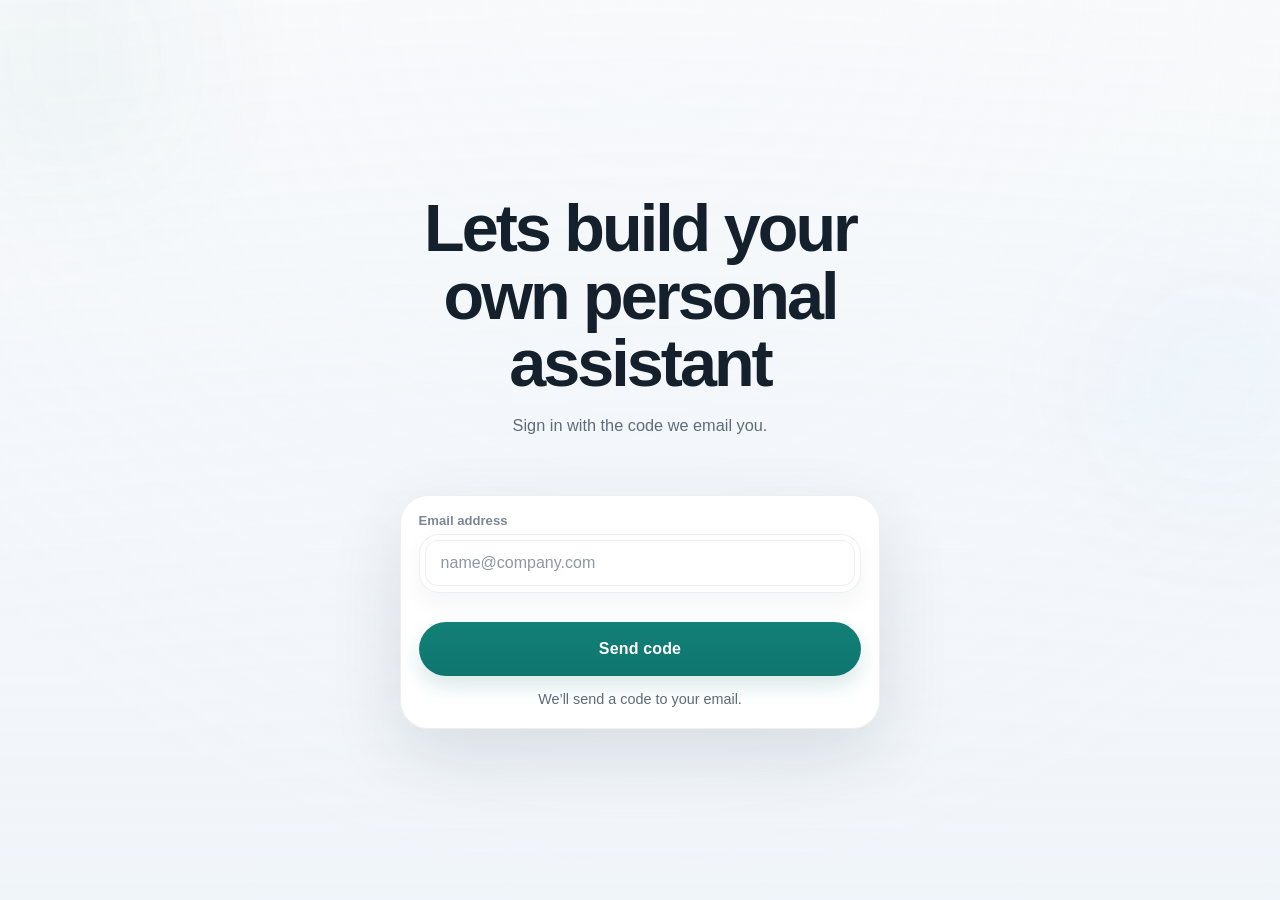
<file: index.html>
<!doctype html>
<html lang="en">
  <head>
    <meta charset="utf-8" />
    <meta name="viewport" content="width=device-width, initial-scale=1" />
    <meta http-equiv="refresh" content="0; url=./portal/" />
    <title>Assistyca Portal</title>
    <meta
      name="description"
      content="Open the Assistyca portal."
    />
    <style>
      :root {
        color-scheme: light;
        --bg: #f4f0e8;
        --bg2: #edf6f5;
        --ink: #1f2937;
        --muted: #5b6472;
        --card: rgba(255, 255, 255, 0.86);
        --line: rgba(30, 41, 59, 0.12);
        --accent: #0f766e;
        --accent-ink: #ffffff;
        --shadow: 0 28px 60px rgba(15, 23, 42, 0.12);
      }

      * {
        box-sizing: border-box;
      }

      html,
      body {
        min-height: 100%;
        margin: 0;
      }

      body {
        display: grid;
        place-items: center;
        padding: 24px;
        font-family: ui-sans-serif, system-ui, -apple-system, BlinkMacSystemFont, "Segoe UI",
          sans-serif;
        color: var(--ink);
        background:
          radial-gradient(circle at top left, rgba(15, 118, 110, 0.18), transparent 34%),
          radial-gradient(circle at bottom right, rgba(245, 158, 11, 0.14), transparent 28%),
          linear-gradient(145deg, var(--bg), var(--bg2));
      }

      .card {
        width: min(100%, 42rem);
        border: 1px solid var(--line);
        border-radius: 28px;
        background: var(--card);
        box-shadow: var(--shadow);
        backdrop-filter: blur(14px);
        padding: clamp(1.5rem, 4vw, 2.5rem);
      }

      .eyebrow {
        margin: 0 0 0.75rem;
        text-transform: uppercase;
        letter-spacing: 0.18em;
        font-size: 0.75rem;
        color: var(--accent);
        font-weight: 800;
      }

      h1 {
        margin: 0;
        font-size: clamp(2rem, 5vw, 3.5rem);
        line-height: 0.98;
        letter-spacing: -0.05em;
      }

      p {
        margin: 1rem 0 0;
        font-size: 1rem;
        line-height: 1.65;
        color: var(--muted);
        max-width: 34rem;
      }

      .actions {
        display: flex;
        flex-wrap: wrap;
        gap: 0.75rem;
        margin-top: 1.6rem;
      }

      .button {
        display: inline-flex;
        align-items: center;
        justify-content: center;
        min-height: 3rem;
        padding: 0.85rem 1.15rem;
        border-radius: 999px;
        border: 1px solid transparent;
        text-decoration: none;
        font-weight: 700;
        font-size: 0.96rem;
        transition:
          transform 160ms ease,
          box-shadow 160ms ease,
          background 160ms ease,
          border-color 160ms ease;
      }

      .button.primary {
        color: var(--accent-ink);
        background: var(--accent);
        box-shadow: 0 18px 34px rgba(15, 118, 110, 0.22);
      }

      .button.secondary {
        color: var(--ink);
        border-color: var(--line);
        background: rgba(255, 255, 255, 0.75);
      }

      .button:hover,
      .button:focus-visible {
        transform: translateY(-1px);
      }

      .meta {
        margin-top: 1.2rem;
        font-size: 0.9rem;
        color: var(--muted);
      }
    </style>
    <script>
      window.location.replace("./portal/");
    </script>
  </head>
  <body>
    <main class="card">
      <p class="eyebrow">Assistyca</p>
      <h1>Opening the Assistyca portal.</h1>
      <p>
        This GitHub Pages entry point sends you to the Assistyca portal where the client
        guidance editor and preview tools live.
      </p>
      <div class="actions">
        <a class="button primary" href="./portal/">Open Assistyca</a>
        <a class="button secondary" href="./portal/" rel="noopener">Go directly</a>
      </div>
      <p class="meta">
        If the redirect does not happen automatically, use the button above.
      </p>
    </main>
  </body>
</html>
</file>
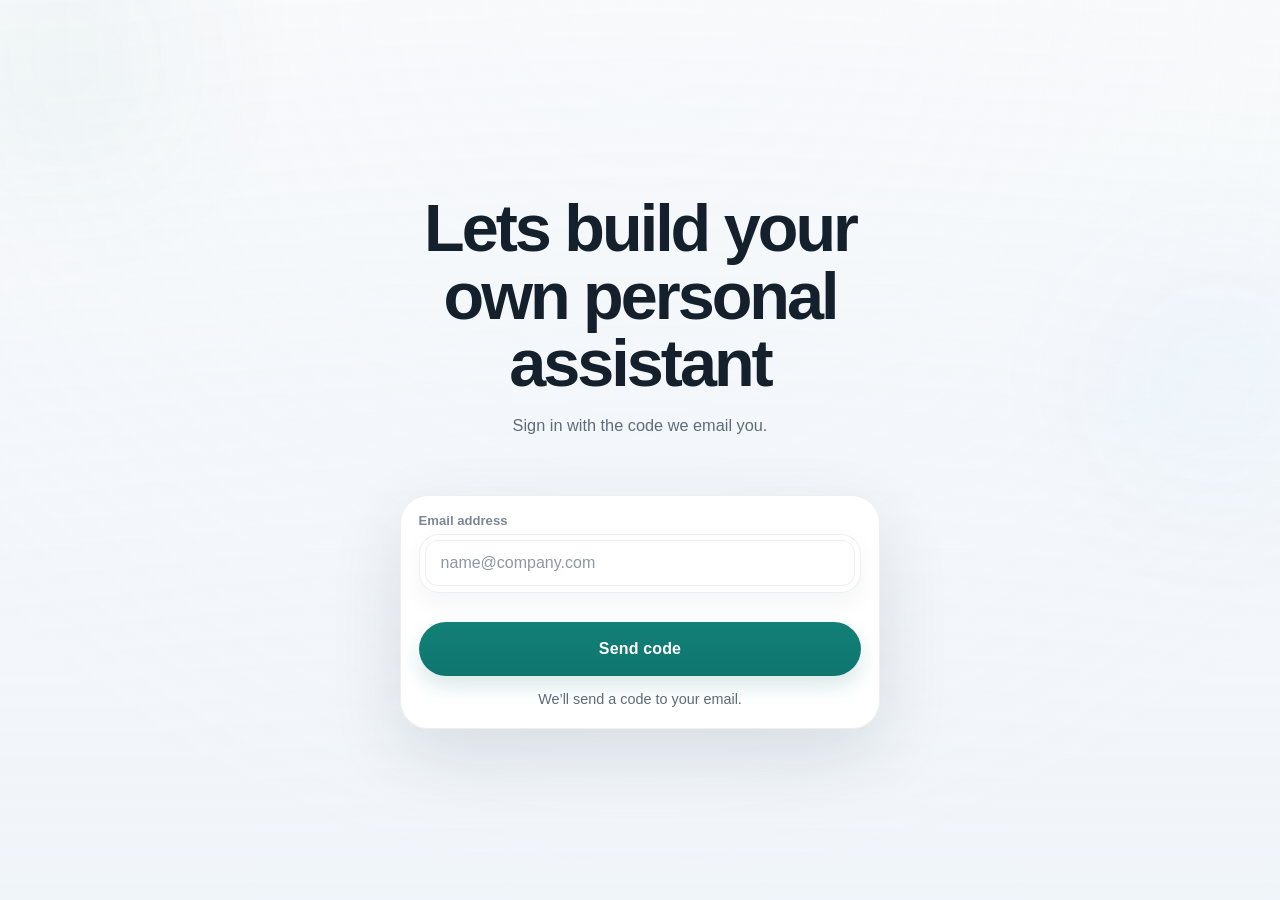
<file: portal/index.html>
<!doctype html>
<html lang="en">
  <head>
    <meta charset="utf-8" />
    <meta name="viewport" content="width=device-width, initial-scale=1" />
    <title>Assistyca</title>
    <meta
      name="description"
      content="Enter your email to receive a one-time code and continue into Assistyca."
    />
    <meta name="portal-api-base" content="" />
    <link rel="stylesheet" href="./styles.css?v=32" />
  </head>
  <body data-view="auth">
    <div class="orb orb-left" aria-hidden="true"></div>
    <div class="orb orb-right" aria-hidden="true"></div>
    <div class="mesh" aria-hidden="true"></div>

    <main id="authView" class="auth-shell">
      <section class="auth-story">
        <div class="auth-story-head">
          <h1>Lets build your own personal assistant</h1>
          <p class="lede">Sign in with the code we email you.</p>
        </div>
      </section>

      <section id="authCard" class="auth-card glass-card" data-auth-stage="email">
        <div class="auth-swap">
          <label class="field auth-stage-panel auth-email-panel" id="emailPanel">
            <span>Email address</span>
            <div class="auth-input-surface">
              <input
                id="emailInput"
                type="email"
                autocomplete="email"
                placeholder="name@company.com"
              />
            </div>
          </label>

          <div
            id="otpPanel"
            class="auth-stage-panel auth-code-panel"
            aria-hidden="true"
          >
            <label class="field">
              <span>One-time code</span>
              <div class="otp-grid" role="group" aria-label="One-time code">
                <input
                  id="otpDigit1"
                  class="otp-digit"
                  type="text"
                  inputmode="numeric"
                  autocomplete="one-time-code"
                  aria-label="Code digit 1"
                />
                <input
                  id="otpDigit2"
                  class="otp-digit"
                  type="text"
                  inputmode="numeric"
                  aria-label="Code digit 2"
                />
                <input
                  id="otpDigit3"
                  class="otp-digit"
                  type="text"
                  inputmode="numeric"
                  aria-label="Code digit 3"
                />
                <input
                  id="otpDigit4"
                  class="otp-digit"
                  type="text"
                  inputmode="numeric"
                  aria-label="Code digit 4"
                />
                <input
                  id="otpDigit5"
                  class="otp-digit"
                  type="text"
                  inputmode="numeric"
                  aria-label="Code digit 5"
                />
                <input
                  id="otpDigit6"
                  class="otp-digit"
                  type="text"
                  inputmode="numeric"
                  aria-label="Code digit 6"
                />
              </div>
            </label>
          </div>
        </div>

        <button class="primary-button auth-submit-button" id="sendCodeButton" type="button">
          <span class="button-label button-label-login" aria-hidden="true">Send code</span>
          <span class="button-label button-label-verify" aria-hidden="true">Verify code</span>
        </button>

        <p id="authMessage" class="auth-message">We’ll send a code to your email.</p>

        <div class="auth-actions">
          <button id="changeEmailButton" class="text-button" type="button">
            Use a different email
          </button>
        </div>

        <p id="demoCodeText" class="demo-note is-hidden"></p>
      </section>

      <section
        id="authAlertOverlay"
        class="auth-alert-overlay is-hidden"
        role="alertdialog"
        aria-modal="true"
        aria-labelledby="authAlertTitle"
        aria-describedby="authAlertMessage"
      >
        <div class="auth-alert-dialog glass-card">
          <div class="auth-alert-head">
            <div class="auth-alert-icon" aria-hidden="true">!</div>
            <div class="auth-alert-copy">
              <p class="eyebrow">Sign-in error</p>
              <h2 id="authAlertTitle">Couldn’t send the code</h2>
              <p id="authAlertMessage" class="lede compact">
                We ran into a problem while sending your one-time code.
              </p>
            </div>
          </div>

          <div class="auth-alert-actions">
            <button id="authAlertDismissButton" class="primary-button small" type="button">
              OK
            </button>
          </div>
        </div>
      </section>
    </main>

    <section id="appView" class="app-shell is-hidden">
      <header id="appBar" class="app-bar">
        <div class="brand-block">
          <img
            class="brand-logo"
            src="../assets/AssistycaLogoTitle.png"
            alt="Assistyca"
            width="4692"
            height="1381"
          />
        </div>

        <nav class="tab-strip" aria-label="Assistyca tabs">
          <button class="tab-button is-active" data-tab="features" type="button">Tools</button>
          <button class="tab-button" data-tab="preview" type="button">Preview</button>
          <button class="tab-button" data-tab="simulator" type="button">Simulator</button>
        </nav>

        <div class="topbar-actions">
          <div class="menu-wrap">
            <button
              id="accountMenuButton"
              class="menu-button"
              type="button"
              aria-label="Account menu"
              aria-haspopup="menu"
              aria-expanded="false"
              aria-controls="accountMenu"
            >
              <span id="accountAvatar" class="avatar">DH</span>
              <span class="menu-copy">
                <span class="menu-label">Account</span>
                <strong id="accountLabel">Signed out</strong>
              </span>
              <span class="menu-caret" aria-hidden="true">▾</span>
            </button>

            <div id="accountMenu" class="menu-popover is-hidden" role="menu">
              <button class="menu-item" type="button" data-menu-action="account">Account</button>
              <button class="menu-item" type="button" data-menu-action="settings">Settings</button>
              <div class="menu-divider" aria-hidden="true"></div>
              <button class="menu-item danger" type="button" data-menu-action="logout">
                Log out
              </button>
            </div>
          </div>
        </div>
      </header>

      <section id="featuresPanel" class="tab-panel">
        <div class="panel-intro">
          <div>
            <h1>Tools</h1>
          </div>
        </div>

        <div id="featureList" class="feature-list-grid"></div>
      </section>

      <section id="featureStudioPanel" class="tab-panel feature-page is-hidden">
        <header class="feature-page-header">
          <button id="backToFeaturesButton" class="feature-back-button" type="button">
            <span aria-hidden="true">&lt;</span>
            <span>Back to tools</span>
          </button>
          <p class="eyebrow feature-page-header-label">Tool studio</p>
          <span id="featureStudioStatus" class="feature-status">Active</span>
        </header>

        <div class="feature-page-intro">
          <h1 id="featureStudioTitle">Tool name</h1>
          <p id="featureStudioDescription" class="feature-page-description">
            Tool details appear here.
          </p>

          <div class="feature-meta feature-page-meta">
            <span id="featureStudioChannel">Channel: Web</span>
            <span id="featureStudioMode">Mode: Default</span>
          </div>
        </div>

        <div class="studio-fields">
          <article class="glass-card config-card">
            <div class="card-head">
              <h3>Tone</h3>
            </div>

            <label class="field">
              <span>How it should sound</span>
              <textarea
                id="toneGuidance"
                rows="4"
                placeholder="Warm, direct, and practical. Keep replies human, short, and grounded."
              ></textarea>
            </label>

            <label class="field compact">
              <span>Reply style</span>
              <select id="responseStyle">
                <option value="short">Short</option>
                <option value="balanced">Balanced</option>
                <option value="detailed">Detailed</option>
              </select>
            </label>
          </article>

          <article class="glass-card config-card">
            <div class="card-head">
              <h3>Reply rules</h3>
            </div>

            <label class="field">
              <span>What it should do</span>
              <textarea
                id="replyRules"
                rows="4"
                placeholder="Acknowledge the request first. Ask one clarifying question only when needed. Never guess prices or availability."
              ></textarea>
            </label>

            <label class="field">
              <span>Escalation rules</span>
              <textarea
                id="escalationGuidance"
                rows="3"
                placeholder="Hand off when the customer is upset, the answer needs a human decision, or the request is urgent."
              ></textarea>
            </label>
          </article>

          <article class="glass-card config-card">
            <div class="card-head">
              <h3>Business context</h3>
            </div>

            <label class="field">
              <span>What it should know</span>
              <textarea
                id="businessNotes"
                rows="3"
                placeholder="Service area, hours, pricing hints, and any details the agent should know before replying."
              ></textarea>
            </label>

            <label class="field">
              <span>Example replies</span>
              <textarea
                id="exampleReplies"
                rows="4"
                placeholder="Good: 'Yes, I can help. What is the address?'
Bad: 'Sure, anything is possible.'"
              ></textarea>
            </label>
          </article>

        </div>
      </section>

      <section id="previewPanel" class="tab-panel is-hidden">
        <div class="panel-intro">
          <div>
            <p class="eyebrow">Preview</p>
            <h1>See the draft before it goes live.</h1>
            <p class="lede compact">
              Clients can test a scenario, review the generated instruction, and copy
              the compiled prompt if needed.
            </p>
          </div>
        </div>

        <div class="card-grid preview-grid">
          <article class="glass-card preview-card">
            <div class="card-head">
              <h3>Choose a conversation</h3>
            </div>

            <label class="field compact">
              <span>Test scenario</span>
              <select id="scenarioSelect">
                <option value="approval">WhatsApp reply assistant example</option>
                <option value="availability">New lead asking about availability</option>
                <option value="pricing">Customer asking about price</option>
                <option value="reschedule">Existing client wants to reschedule</option>
                <option value="urgent">Urgent request that should escalate</option>
              </select>
            </label>

            <div class="phone-shell">
              <div class="phone-status">
                <span id="approvalSender" class="phone-name">Jim Hopper</span>
                <span class="phone-badge">WhatsApp style</span>
              </div>

              <div class="approval-thread">
                <div class="approval-field">
                  <span class="approval-label">Latest message</span>
                  <div class="bubble incoming" id="scenarioMessage"></div>
                </div>
                <div class="approval-field">
                  <span class="approval-label">Suggested reply</span>
                  <div class="bubble outgoing" id="responseMessage"></div>
                </div>
              </div>

              <div class="approval-actions">
                <button class="primary-button small" type="button">Send</button>
                <button class="ghost-button small" type="button">Edit</button>
              </div>

              <p class="approval-note">Edit stays manual in this preview.</p>
            </div>
          </article>

          <article class="glass-card preview-card">
            <div class="card-head">
              <h3>The instruction sent to the agent</h3>
            </div>

            <div class="preview-actions">
              <button class="ghost-button" id="copyButton" type="button">Copy text</button>
            </div>

            <details class="prompt-details">
              <summary>Show compiled prompt</summary>
              <pre id="compiledPrompt"></pre>
            </details>
          </article>
        </div>
      </section>

      <section id="simulatorPanel" class="tab-panel is-hidden">
        <div class="panel-intro">
          <div>
            <p class="eyebrow">Simulator</p>
            <h1>Queue mock WhatsApp messages locally.</h1>
            <p class="lede compact">
              Build a pending approval without a server. The inbox, reply draft, and send
              action all stay inside your browser.
            </p>
          </div>
          <div class="panel-spotlight">
            <span class="status-pill">
              <span class="status-dot"></span>
              Browser-local only
            </span>
          </div>
        </div>

        <div class="card-grid simulator-grid">
          <article class="glass-card preview-card simulator-compose-card">
            <div class="card-head">
              <h3>Create a mock inbound message</h3>
              <span class="feature-status">Local demo</span>
            </div>

            <label class="field compact">
              <span>Example scenario</span>
              <select id="simulatorPresetSelect">
                <option value="approval">WhatsApp reply assistant example</option>
                <option value="availability">New lead asking about availability</option>
                <option value="pricing">Customer asking about price</option>
                <option value="reschedule">Existing client wants to reschedule</option>
                <option value="urgent">Urgent request that should escalate</option>
              </select>
            </label>

            <div class="simulator-form-grid">
              <label class="field">
                <span>Sender name</span>
                <input id="simulatorSenderNameInput" type="text" placeholder="Jim Hopper" />
              </label>

              <label class="field">
                <span>WhatsApp ID</span>
                <input id="simulatorSenderWaIdInput" type="text" placeholder="15551230000" />
              </label>

              <label class="field">
                <span>Latest message</span>
                <textarea
                  id="simulatorMessageInput"
                  rows="4"
                  placeholder="Hey, are you available today?"
                ></textarea>
              </label>

              <label class="field">
                <span>Conversation context</span>
                <textarea
                  id="simulatorContextInput"
                  rows="5"
                  placeholder="Customer asked about availability last week.
Owner said afternoons are easier."
                ></textarea>
              </label>

              <label class="field compact">
                <span>Edit URL</span>
                <input
                  id="simulatorApprovalUrlInput"
                  type="url"
                  placeholder="https://approval.example.com/review"
                />
              </label>
            </div>

            <div class="preview-actions">
              <button id="simulatorQueueButton" class="primary-button" type="button">
                Queue approval
              </button>
              <button id="simulatorLoadSampleButton" class="ghost-button" type="button">
                Load sample
              </button>
            </div>

            <p class="approval-note">
              Nothing is sent to WhatsApp. This creates a mock approval record in your browser.
            </p>
          </article>

          <article class="glass-card preview-card simulator-inbox-card">
            <div class="card-head">
              <h3>Approval inbox</h3>
              <span id="simulatorQueueCount" class="feature-status">0 pending</span>
            </div>

            <div id="simulatorQueueList" class="simulator-queue"></div>
          </article>

          <article class="glass-card preview-card simulator-detail-card">
            <div class="card-head">
              <h3 id="simulatorDetailTitle">Select a queued approval</h3>
              <span id="simulatorDetailStatus" class="feature-status">Empty</span>
            </div>

            <div class="phone-shell simulator-shell">
              <div class="phone-status">
                <span id="simulatorDetailSender" class="phone-name">No sender</span>
                <span class="phone-badge">Local approval</span>
              </div>

              <div class="approval-thread">
                <div class="approval-field">
                  <span class="approval-label">Latest message</span>
                  <div id="simulatorDetailMessage" class="bubble incoming">
                    Queue a message to see it here.
                  </div>
                </div>

                <div class="approval-field">
                  <span class="approval-label">Suggested reply</span>
                  <textarea
                    id="simulatorReplyInput"
                    class="simulator-reply"
                    rows="4"
                    placeholder="Suggested reply will appear here."
                  ></textarea>
                </div>
              </div>

              <div class="approval-actions">
                <button id="simulatorEditButton" class="ghost-button small" type="button">
                  Edit
                </button>
                <button id="simulatorSendButton" class="primary-button small" type="button">
                  Send
                </button>
              </div>

              <p id="simulatorApprovalNote" class="approval-note">
                Edit keeps the reply local in this simulator.
              </p>
            </div>

            <div class="simulator-context-block">
              <span class="approval-label">Conversation context</span>
              <div id="simulatorContextList" class="simulator-context-list"></div>
            </div>
          </article>
        </div>
      </section>

      <section
        id="settingsPanel"
        class="settings-overlay is-hidden"
        role="dialog"
        aria-modal="true"
        aria-labelledby="settingsTitle"
        aria-describedby="settingsDescription"
      >
        <div class="settings-dialog glass-card">
          <div class="settings-head">
            <div>
              <p class="eyebrow">Settings</p>
              <h1 id="settingsTitle">Account and preferences</h1>
              <p id="settingsDescription" class="lede compact">
                Update login details and account preferences.
              </p>
            </div>

            <button
              id="closeSettingsButton"
              class="settings-close"
              type="button"
              aria-label="Close settings"
            >
              ×
            </button>
          </div>

          <div class="settings-switcher glass-card" role="tablist" aria-label="Settings sections">
            <button class="subtab-button is-active" data-settings-mode="account" type="button">
              Account
            </button>
            <button class="subtab-button" data-settings-mode="preferences" type="button">
              Preferences
            </button>
          </div>

          <div id="accountSettingsPane" class="settings-pane-grid">
            <article class="glass-card settings-card">
              <div class="detail-stack">
                <div class="detail-row">
                  <span class="detail-key">Email</span>
                  <strong id="signedInEmail"></strong>
                </div>
                <div class="detail-row">
                  <span class="detail-key">Status</span>
                  <strong>OTP protected</strong>
                </div>
              </div>

              <div class="card-actions">
                <button class="ghost-button danger" id="signOutButton" type="button">
                  Log out
                </button>
              </div>
            </article>
          </div>

          <div id="preferencesSettingsPane" class="settings-pane-grid is-hidden">
            <article class="glass-card settings-card">
              <label class="field">
                <span>Display name</span>
                <input id="displayNameInput" type="text" placeholder="Handyman team" />
              </label>

              <label class="field">
                <span>Workspace name</span>
                <input id="workspaceNameInput" type="text" placeholder="Assistyca" />
              </label>

              <label class="field">
                <span>Time zone</span>
                <select id="timezoneSelect">
                  <option value="Asia/Jerusalem">Asia/Jerusalem</option>
                  <option value="America/New_York">America/New York</option>
                  <option value="America/Chicago">America/Chicago</option>
                  <option value="America/Denver">America/Denver</option>
                  <option value="America/Los_Angeles">America/Los Angeles</option>
                  <option value="UTC">UTC</option>
                </select>
              </label>
            </article>
          </div>
        </div>
      </section>
    </section>

    <script src="./app.js?v=35"></script>
  </body>
</html>
</file>
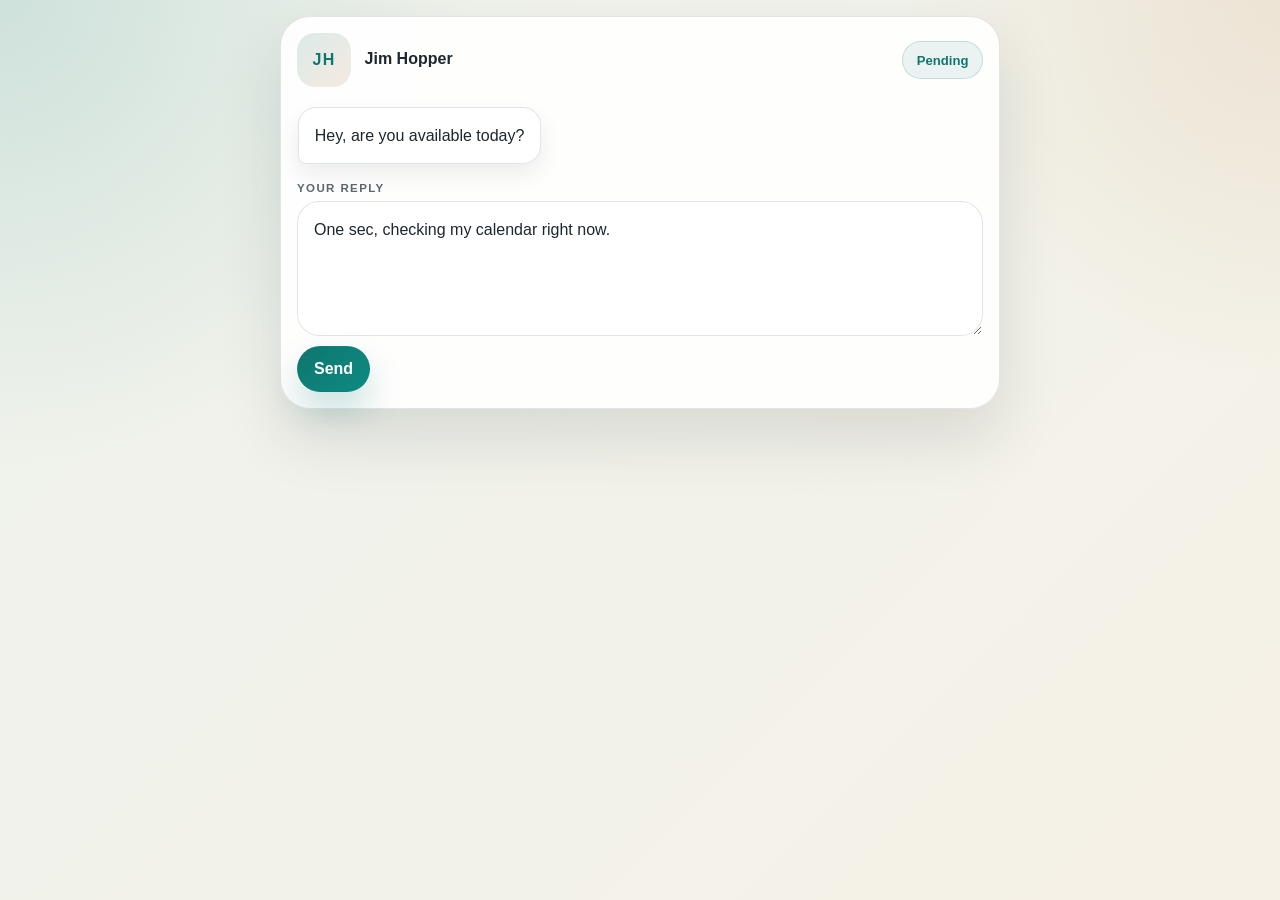
<file: approval.html>
<!doctype html>
<html lang="en">
  <head>
    <meta charset="utf-8" />
    <meta name="viewport" content="width=device-width, initial-scale=1" />
    <title>Approval chat</title>
    <meta
      name="description"
      content="A compact WhatsApp-style approval screen with conversation history, one incoming message, and a reply draft in the input field."
    />
    <link rel="stylesheet" href="./approval.css" />
    <script src="./approval.js" defer></script>
  </head>
  <body>
    <main class="shell">
      <section class="chat card" aria-label="WhatsApp approval chat">
        <header class="chat-head">
          <div class="contact">
            <div id="senderAvatar" class="avatar" aria-hidden="true">JH</div>
            <div>
              <p id="senderName" class="contact-name">Jim Hopper</p>
              <p id="contactMeta" class="contact-meta">WhatsApp approval draft</p>
            </div>
          </div>

          <span id="statusPill" class="pill pending">Pending</span>
        </header>

        <div id="messageThread" class="thread" aria-live="polite" aria-relevant="additions text" role="log"></div>

        <div class="composer">
          <label class="field" for="replyInput">
            <span class="field-label">Your reply</span>
            <textarea id="replyInput" rows="4"></textarea>
          </label>

          <div class="button-row">
            <button id="sendButton" class="button primary" type="button">Send</button>
            <button id="editButton" class="button ghost is-hidden" type="button">Edit</button>
          </div>

          <p id="notice" class="notice">Edit the message and send it manually.</p>
        </div>
      </section>
    </main>
  </body>
</html>
</file>
<file: portal/styles.css>
:root {
  color-scheme: light;
  --bg: #f8fafc;
  --bg-alt: #edf3f9;
  --surface: rgba(255, 255, 255, 0.94);
  --surface-strong: #ffffff;
  --surface-soft: rgba(255, 255, 255, 0.78);
  --line: rgba(20, 28, 38, 0.07);
  --line-strong: rgba(20, 28, 38, 0.1);
  --text: #14202b;
  --muted: #5f6b7a;
  --muted-strong: #7b8796;
  --accent: #0f766e;
  --accent-2: #1e88e5;
  --accent-soft: rgba(15, 118, 110, 0.1);
  --warn: #cc5c31;
  --shadow: 0 12px 36px rgba(25, 38, 54, 0.06);
  --shadow-soft: 0 8px 18px rgba(25, 38, 54, 0.04);
  --radius-xl: 24px;
  --radius-lg: 18px;
  --radius-md: 13px;
  --radius-sm: 10px;
  --font-display: "Avenir Next", "Avenir", "Helvetica Neue", "Segoe UI", sans-serif;
  --font-body: "Avenir Next", "Avenir", "Helvetica Neue", "Segoe UI", sans-serif;
  --font-mono: "SFMono-Regular", "SF Mono", "Menlo", monospace;
}

* {
  box-sizing: border-box;
}

html {
  scroll-behavior: smooth;
}

body {
  margin: 0;
  min-height: 100vh;
  color: var(--text);
  font-family: var(--font-body);
  background:
    radial-gradient(circle at 20% 18%, rgba(15, 118, 110, 0.08), transparent 0 24%),
    radial-gradient(circle at 82% 12%, rgba(30, 136, 229, 0.07), transparent 0 16%),
    radial-gradient(circle at 70% 84%, rgba(216, 161, 90, 0.05), transparent 0 18%),
    linear-gradient(180deg, var(--bg) 0%, var(--bg-alt) 100%);
}

body::before {
  content: "";
  position: fixed;
  inset: 0;
  pointer-events: none;
  background-image:
    linear-gradient(rgba(20, 28, 38, 0.012) 1px, transparent 1px),
    linear-gradient(90deg, rgba(20, 28, 38, 0.012) 1px, transparent 1px);
  background-size: 72px 72px;
  mask-image: linear-gradient(180deg, rgba(0, 0, 0, 0.06), transparent 82%);
}

body[data-view="auth"] {
  overflow: auto;
}

body[data-view="auth"]::before {
  background-image:
    linear-gradient(rgba(20, 28, 38, 0.01) 1px, transparent 1px),
    linear-gradient(90deg, rgba(20, 28, 38, 0.01) 1px, transparent 1px);
  background-size: 84px 84px;
  mask-image: linear-gradient(180deg, rgba(0, 0, 0, 0.045), transparent 86%);
}

body[data-view="auth"] .orb {
  opacity: 0.12;
  filter: blur(40px);
}

body[data-view="auth"] .mesh {
  background:
    linear-gradient(180deg, rgba(248, 250, 252, 0.06), rgba(248, 250, 252, 0.22)),
    radial-gradient(circle at top, transparent, rgba(248, 250, 252, 0.12) 80%);
}

body[data-view="app"] {
  overflow-x: hidden;
}

body[data-modal="settings"],
body[data-modal="alert"] {
  overflow: hidden;
}

button,
input,
textarea,
select {
  font: inherit;
}

button {
  border: 0;
  cursor: pointer;
}

a {
  color: inherit;
  text-decoration: none;
}

.is-hidden {
  display: none !important;
}

.orb {
  position: fixed;
  width: 28rem;
  height: 28rem;
  border-radius: 50%;
  filter: blur(32px);
  opacity: 0.18;
  pointer-events: none;
}

.orb-left {
  top: -10rem;
  left: -10rem;
  background: radial-gradient(circle, rgba(15, 118, 110, 0.38), transparent 68%);
}

.orb-right {
  right: -10rem;
  top: 10rem;
  background: radial-gradient(circle, rgba(30, 136, 229, 0.34), transparent 68%);
}

.mesh {
  position: fixed;
  inset: 0;
  pointer-events: none;
  background:
    linear-gradient(180deg, rgba(248, 250, 252, 0.02), rgba(248, 250, 252, 0.18)),
    radial-gradient(circle at top, transparent, rgba(248, 250, 252, 0.18) 80%);
}

.glass-card {
  background: var(--surface);
  border: 1px solid var(--line);
  box-shadow: var(--shadow-soft);
  backdrop-filter: blur(10px);
}

.auth-shell {
  position: relative;
  z-index: 1;
  display: grid;
  grid-template-columns: minmax(0, 1fr);
  gap: clamp(1.35rem, 2.5vw, 2rem);
  justify-items: center;
  align-content: center;
  min-height: 100dvh;
  padding: clamp(1.25rem, 4vw, 3rem);
  max-width: 42rem;
  margin: 0 auto;
}

.auth-story {
  display: grid;
  gap: 1rem;
  justify-items: center;
  justify-self: center;
  text-align: center;
  max-width: 38rem;
  padding: clamp(0.4rem, 2vw, 1.5rem) 0;
}

.auth-story-head {
  max-width: 38rem;
}

.eyebrow {
  margin: 0 0 0.55rem;
  color: var(--accent);
  font-size: 0.78rem;
  font-weight: 800;
  letter-spacing: 0.16em;
  text-transform: uppercase;
}

.auth-story h1,
.panel-intro h1,
.app-bar h2 {
  margin: 0;
  font-family: var(--font-display);
  letter-spacing: -0.045em;
  line-height: 1.02;
}

.auth-story h1 {
  max-width: 15ch;
  font-size: clamp(3.3rem, 5.2vw, 5.5rem);
  text-wrap: balance;
}

.panel-intro h1 {
  max-width: 11ch;
  font-size: clamp(1.8rem, 2.9vw, 3rem);
  color: #111b18;
}

.app-bar h2 {
  font-size: 1.35rem;
}

.lede {
  margin: 0.9rem 0 0;
  margin-inline: auto;
  max-width: 34ch;
  color: var(--muted);
  font-size: 1.02rem;
  line-height: 1.58;
}

.lede.compact {
  max-width: 52ch;
}

.auth-metrics {
  display: grid;
  grid-template-columns: repeat(3, minmax(0, 1fr));
  gap: 0.85rem;
  margin-top: 0.15rem;
}

.metric-card {
  display: grid;
  gap: 0.55rem;
  padding: 1rem 1rem 1.05rem;
  border-radius: 22px;
  border: 1px solid var(--line);
  background: rgba(255, 255, 255, 0.78);
  box-shadow: var(--shadow-soft);
  min-height: 8.5rem;
}

.metric-index {
  color: var(--accent);
  font-size: 0.72rem;
  font-weight: 800;
  letter-spacing: 0.18em;
  text-transform: uppercase;
}

.metric-card h3 {
  margin: 0;
  color: var(--text);
  font-size: 1.02rem;
  font-weight: 750;
  letter-spacing: -0.03em;
}

.metric-card p {
  margin: 0;
  color: var(--muted);
  font-size: 0.95rem;
  line-height: 1.55;
}

.preview-canvas {
  width: min(100%, 60rem);
  border-radius: 30px;
  padding: 1rem;
  background: linear-gradient(180deg, rgba(255, 255, 255, 0.96), rgba(255, 255, 255, 0.9));
  border: 1px solid var(--line);
  box-shadow: 0 24px 72px rgba(25, 38, 54, 0.1);
  display: grid;
  gap: 0.9rem;
}

.preview-canvas-head {
  display: flex;
  justify-content: space-between;
  gap: 1rem;
  align-items: flex-start;
}

.micro-label {
  margin: 0 0 0.18rem;
  color: var(--accent);
  font-size: 0.74rem;
  font-weight: 800;
  letter-spacing: 0.16em;
  text-transform: uppercase;
}

.preview-canvas-head strong {
  display: block;
  font-size: 1.05rem;
  letter-spacing: -0.03em;
}

.preview-live {
  align-self: flex-start;
  padding: 0.36rem 0.72rem;
  border-radius: 999px;
  background: rgba(15, 118, 110, 0.1);
  color: var(--accent);
  font-size: 0.72rem;
  font-weight: 750;
  white-space: nowrap;
}

.preview-canvas-body {
  display: grid;
  grid-template-columns: 11rem minmax(0, 1fr);
  gap: 1rem;
  align-items: stretch;
}

.preview-rail {
  display: grid;
  gap: 0.55rem;
  padding: 0.45rem;
  border-radius: 24px;
  background: rgba(248, 250, 252, 0.92);
  border: 1px solid var(--line);
}

.rail-item {
  padding: 0.8rem 0.9rem;
  border-radius: 16px;
  color: var(--muted);
  font-size: 0.92rem;
  font-weight: 700;
}

.rail-item.is-active {
  background: rgba(255, 255, 255, 0.98);
  color: var(--text);
  box-shadow: 0 8px 18px rgba(25, 38, 54, 0.06);
}

.preview-main {
  display: grid;
  gap: 0.85rem;
  padding: 0.15rem 0;
  align-content: start;
}

.preview-feature {
  display: grid;
  gap: 0.6rem;
  padding: 1rem;
  border-radius: 24px;
  background: rgba(255, 255, 255, 0.88);
  border: 1px solid var(--line);
  box-shadow: var(--shadow-soft);
}

.preview-feature-head {
  display: flex;
  justify-content: space-between;
  gap: 1rem;
  align-items: flex-start;
}

.preview-feature h2 {
  margin: 0;
  max-width: 22ch;
  font-size: 1.08rem;
  font-weight: 750;
  letter-spacing: -0.03em;
}

.preview-feature p {
  margin: 0;
  color: var(--muted);
  line-height: 1.58;
}

.preview-chat {
  display: grid;
  gap: 0.65rem;
  padding-top: 0.05rem;
}

.preview-message {
  max-width: 92%;
  padding: 0.82rem 0.95rem;
  border-radius: 18px;
  line-height: 1.55;
  font-size: 0.93rem;
  word-break: break-word;
  box-shadow: 0 8px 18px rgba(25, 38, 54, 0.06);
}

.preview-message.incoming {
  justify-self: start;
  background: rgba(255, 255, 255, 0.95);
  color: var(--text);
  border: 1px solid var(--line);
  border-bottom-left-radius: 8px;
}

.preview-message.outgoing {
  justify-self: end;
  background: linear-gradient(180deg, #128078, var(--accent));
  color: #fff;
  border-bottom-right-radius: 8px;
}

.auth-card {
  justify-self: center;
  align-self: center;
  display: grid;
  gap: 0.85rem;
  width: min(100%, 30rem);
  border-radius: 28px;
  padding: 1.1rem;
  box-shadow: 0 26px 72px rgba(25, 38, 54, 0.12);
}

.field {
  display: grid;
  gap: 0.35rem;
}

.field span {
  color: var(--muted-strong);
  font-size: 0.82rem;
  font-weight: 700;
}

.input-row {
  display: flex;
  gap: 0.65rem;
  align-items: stretch;
}

.auth-swap {
  position: relative;
  min-height: 5.85rem;
}

.auth-stage-panel {
  position: absolute;
  inset: 0;
  display: grid;
  align-content: start;
  gap: 0.35rem;
  transition:
    opacity 240ms ease,
    transform 320ms ease,
    filter 240ms ease;
}

.auth-email-panel {
  opacity: 1;
  transform: translateY(0);
  filter: none;
  pointer-events: auto;
}

.auth-code-panel {
  opacity: 0;
  transform: translateY(14px) scale(0.985);
  filter: blur(4px);
  pointer-events: none;
}

.auth-card[data-auth-stage="code"] .auth-email-panel {
  opacity: 0;
  transform: translateY(-10px) scale(0.985);
  filter: blur(4px);
  pointer-events: none;
}

.auth-card[data-auth-stage="code"] .auth-code-panel {
  opacity: 1;
  transform: translateY(0) scale(1);
  filter: none;
  pointer-events: auto;
}

.auth-input-surface {
  display: flex;
  gap: 0.5rem;
  align-items: stretch;
  padding: 0.35rem;
  border: 1px solid var(--line);
  border-radius: 20px;
  background: rgba(255, 255, 255, 0.9);
  box-shadow: 0 10px 24px rgba(25, 38, 54, 0.05);
}

.auth-input-surface input {
  min-width: 0;
  border: 0;
  padding: 0.76rem 0.85rem;
  background: transparent;
  box-shadow: none;
}

.auth-input-surface input:focus {
  box-shadow: none;
  background: transparent;
}

.otp-grid {
  display: grid;
  grid-template-columns: repeat(6, minmax(0, 1fr));
  gap: 0.45rem;
}

.otp-digit {
  height: 3.35rem;
  padding: 0;
  border: 1px solid var(--line);
  border-radius: 14px;
  background: rgba(255, 255, 255, 0.96);
  color: var(--text);
  font-size: 1.16rem;
  font-weight: 700;
  text-align: center;
  letter-spacing: -0.03em;
  box-shadow: 0 10px 24px rgba(25, 38, 54, 0.05);
  opacity: 0;
  transform: translateY(10px) scale(0.94);
  transition:
    opacity 240ms ease,
    transform 320ms ease,
    border-color 160ms ease,
    box-shadow 160ms ease,
    background 160ms ease;
}

.auth-card[data-auth-stage="code"] .otp-digit {
  opacity: 1;
  transform: translateY(0) scale(1);
}

.auth-card[data-auth-stage="code"] .otp-digit:nth-child(1) {
  transition-delay: 20ms;
}

.auth-card[data-auth-stage="code"] .otp-digit:nth-child(2) {
  transition-delay: 40ms;
}

.auth-card[data-auth-stage="code"] .otp-digit:nth-child(3) {
  transition-delay: 60ms;
}

.auth-card[data-auth-stage="code"] .otp-digit:nth-child(4) {
  transition-delay: 80ms;
}

.auth-card[data-auth-stage="code"] .otp-digit:nth-child(5) {
  transition-delay: 100ms;
}

.auth-card[data-auth-stage="code"] .otp-digit:nth-child(6) {
  transition-delay: 120ms;
}

.otp-digit::placeholder {
  color: rgba(95, 107, 122, 0.4);
}

.otp-digit:hover {
  border-color: rgba(15, 118, 110, 0.18);
}

.otp-digit:focus {
  outline: none;
  border-color: rgba(15, 118, 110, 0.34);
  box-shadow: 0 0 0 4px rgba(15, 118, 110, 0.1), 0 12px 28px rgba(25, 38, 54, 0.08);
  background: rgba(255, 255, 255, 1);
}

.auth-submit-button {
  position: relative;
  min-height: 3.35rem;
  overflow: hidden;
  margin-top: 0.1rem;
}

.button-label {
  position: absolute;
  inset: 0;
  display: grid;
  place-items: center;
  transition:
    opacity 220ms ease,
    transform 260ms ease;
}

.button-label-login {
  opacity: 1;
  transform: translateY(0);
}

.button-label-verify {
  opacity: 0;
  transform: translateY(120%);
}

.auth-card[data-auth-stage="code"] .button-label-login {
  opacity: 0;
  transform: translateY(-120%);
}

.auth-card[data-auth-stage="code"] .button-label-verify {
  opacity: 1;
  transform: translateY(0);
}

.auth-card[data-auth-stage="code"] .auth-submit-button {
  box-shadow: 0 14px 26px rgba(15, 118, 110, 0.2);
}

.auth-card[data-auth-stage="code"] .auth-submit-button:hover,
.auth-card[data-auth-stage="code"] .auth-submit-button:focus-visible {
  transform: translateY(-1px);
}

.field input,
.field textarea,
.field select {
  width: 100%;
  border: 1px solid var(--line);
  border-radius: var(--radius-md);
  background: rgba(255, 255, 255, 0.92);
  color: var(--text);
  padding: 0.8rem 0.9rem;
  transition:
    border-color 160ms ease,
    box-shadow 160ms ease,
    transform 160ms ease,
    background 160ms ease;
}

.field input::placeholder,
.field textarea::placeholder {
  color: rgba(95, 107, 122, 0.7);
}

.field textarea {
  min-height: 5rem;
  resize: vertical;
  line-height: 1.55;
}

.field input:focus,
.field textarea:focus,
.field select:focus {
  outline: none;
  border-color: rgba(15, 118, 110, 0.34);
  box-shadow: 0 0 0 4px rgba(15, 118, 110, 0.1);
  background: rgba(255, 255, 255, 0.98);
}

.primary-button,
.ghost-button,
.text-button,
.tab-button,
.subtab-button,
.menu-button,
.menu-item {
  border-radius: 999px;
  transition:
    transform 160ms ease,
    background 160ms ease,
    border-color 160ms ease,
    color 160ms ease,
    box-shadow 160ms ease;
}

.primary-button {
  padding: 0.8rem 1rem;
  color: #fff;
  font-weight: 700;
  letter-spacing: 0.01em;
  background: linear-gradient(180deg, #128078, var(--accent));
  box-shadow: 0 10px 20px rgba(15, 118, 110, 0.16);
  white-space: nowrap;
}

.primary-button.small {
  padding: 0.68rem 0.9rem;
  font-size: 0.9rem;
}

.primary-button:hover,
.primary-button:focus-visible {
  transform: translateY(-1px);
}

.ghost-button {
  padding: 0.78rem 0.95rem;
  color: var(--text);
  background: rgba(255, 255, 255, 0.7);
  border: 1px solid var(--line-strong);
}

.ghost-button:hover,
.ghost-button:focus-visible {
  transform: translateY(-1px);
  background: rgba(255, 255, 255, 0.94);
  border-color: rgba(15, 118, 110, 0.22);
}

.ghost-button.danger {
  color: #8c2f14;
  border-color: rgba(204, 92, 49, 0.22);
}

.ghost-button.danger:hover,
.ghost-button.danger:focus-visible {
  background: rgba(204, 92, 49, 0.08);
  border-color: rgba(204, 92, 49, 0.34);
}

.ghost-button.small {
  padding: 0.58rem 0.8rem;
  font-size: 0.86rem;
}

.text-button {
  padding: 0;
  color: var(--muted-strong);
  background: transparent;
  border: 0;
  font-size: 0.88rem;
  text-align: left;
}

.text-button:hover,
.text-button:focus-visible {
  color: var(--text);
}

.auth-actions {
  display: none;
  gap: 0.9rem;
  justify-content: center;
  align-items: center;
  margin-top: 0.75rem;
}

.auth-card[data-auth-stage="code"] .auth-actions {
  display: flex;
}

.auth-message {
  margin: 0;
  color: var(--muted);
  font-size: 0.9rem;
  line-height: 1.5;
  min-height: 1.5em;
  text-align: center;
}

.demo-note {
  margin: 0.85rem 0 0;
  color: var(--accent);
  font-size: 0.92rem;
}

.auth-foot {
  margin-top: 1.2rem;
  padding: 1rem 1rem 0.2rem;
  border-top: 1px solid var(--line);
}

.auth-foot span {
  display: block;
  margin-bottom: 0.35rem;
  color: var(--muted-strong);
  font-size: 0.78rem;
  font-weight: 800;
  letter-spacing: 0.16em;
  text-transform: uppercase;
}

.auth-foot p {
  margin: 0;
  color: var(--muted);
  font-size: 0.94rem;
  line-height: 1.6;
}

.app-shell {
  position: relative;
  z-index: 1;
  --shell-pad: 0.85rem;
  display: grid;
  gap: 0.85rem;
  align-content: start;
  max-width: 1540px;
  margin: 0 auto;
  padding: var(--shell-pad);
  min-height: 100vh;
}

.app-bar {
  position: sticky;
  top: 0.7rem;
  z-index: 2;
  display: grid;
  grid-template-columns: minmax(0, 1fr) auto;
  grid-template-areas:
    "brand actions"
    "tabs actions";
  gap: 0.8rem 1rem;
  align-content: start;
  align-items: center;
  margin-inline: calc(var(--shell-pad) * -1);
  padding: 0.45rem var(--shell-pad) 0.95rem;
  background:
    linear-gradient(180deg, rgba(248, 250, 252, 0.92) 0%, rgba(248, 250, 252, 0.66) 100%);
  border-bottom: 1px solid rgba(20, 28, 38, 0.08);
  border-radius: 0;
  box-shadow:
    0 1px 0 rgba(255, 255, 255, 0.8) inset,
    0 12px 24px rgba(25, 38, 54, 0.04);
  backdrop-filter: blur(14px) saturate(145%);
}

.brand-block {
  grid-area: brand;
  display: flex;
  align-items: center;
  min-width: 0;
  padding-top: 0.05rem;
}

.brand-logo {
  display: block;
  height: clamp(5rem, 7.8vw, 6.2rem);
  width: auto;
}

.tab-strip {
  grid-area: tabs;
  display: inline-flex;
  gap: 0.3rem;
  flex-wrap: nowrap;
  justify-content: flex-start;
  align-self: start;
  justify-self: start;
  max-width: 100%;
  overflow-x: auto;
  overflow-y: hidden;
  padding: 0.3rem;
  background: rgba(255, 255, 255, 0.68);
  border: 1px solid rgba(20, 28, 38, 0.07);
  border-radius: 999px;
  box-shadow: 0 8px 18px rgba(25, 38, 54, 0.04);
  scrollbar-width: none;
  -webkit-overflow-scrolling: touch;
}

.tab-strip::-webkit-scrollbar {
  display: none;
}

.tab-button,
.subtab-button {
  flex: 0 0 auto;
  padding: 0.72rem 1rem;
  border: 1px solid transparent;
  background: transparent;
  color: var(--muted);
  font-weight: 650;
  font-size: 0.94rem;
  border-radius: 999px;
  white-space: nowrap;
}

.tab-button.is-active,
.subtab-button.is-active {
  color: var(--text);
  background: rgba(255, 255, 255, 0.98);
  border-color: rgba(20, 28, 38, 0.08);
  box-shadow: 0 8px 16px rgba(25, 38, 54, 0.06);
}

.topbar-actions {
  grid-area: actions;
  display: flex;
  justify-content: flex-end;
  align-items: flex-start;
  gap: 0.55rem;
  flex-wrap: wrap;
  align-self: start;
  padding-top: 0.05rem;
}

.status-pill {
  display: inline-flex;
  align-items: center;
  gap: 0.55rem;
  padding: 0.55rem 0.8rem;
  border-radius: 999px;
  background: rgba(255, 255, 255, 0.68);
  border: 1px solid rgba(20, 28, 38, 0.07);
  color: var(--muted);
  font-size: 0.82rem;
  font-weight: 650;
  box-shadow: 0 6px 14px rgba(25, 38, 54, 0.04);
}

.status-dot {
  width: 0.48rem;
  height: 0.48rem;
  border-radius: 999px;
  background: var(--accent);
  box-shadow: 0 0 0 4px rgba(15, 118, 110, 0.1);
}

.menu-wrap {
  position: relative;
}

.menu-button {
  display: inline-flex;
  align-items: center;
  gap: 0.6rem;
  padding: 0.56rem 0.78rem;
  min-width: 11rem;
  background: rgba(255, 255, 255, 0.9);
  border: 1px solid rgba(20, 28, 38, 0.07);
  color: var(--text);
  text-align: left;
  border-radius: 999px;
  box-shadow: 0 8px 18px rgba(25, 38, 54, 0.04);
}

.menu-button:hover,
.menu-button:focus-visible {
  transform: translateY(-1px);
  border-color: rgba(15, 118, 110, 0.22);
  box-shadow: 0 12px 24px rgba(25, 38, 54, 0.08);
}

.avatar {
  display: inline-flex;
  align-items: center;
  justify-content: center;
  width: 1.62rem;
  height: 1.62rem;
  border-radius: 999px;
  background: linear-gradient(180deg, rgba(15, 118, 110, 0.15), rgba(30, 136, 229, 0.12));
  color: var(--accent);
  font-size: 0.72rem;
  font-weight: 750;
  letter-spacing: 0.08em;
  flex: 0 0 auto;
}

.menu-copy {
  display: grid;
  gap: 0.1rem;
  min-width: 0;
}

.menu-label {
  color: var(--muted);
  font-size: 0.64rem;
  font-weight: 750;
  letter-spacing: 0.12em;
  text-transform: uppercase;
}

.menu-copy strong {
  overflow: hidden;
  text-overflow: ellipsis;
  white-space: nowrap;
  font-size: 0.84rem;
  font-weight: 750;
}

.menu-caret {
  color: var(--muted);
  margin-left: auto;
}

.menu-popover {
  position: absolute;
  right: 0;
  top: calc(100% + 0.65rem);
  min-width: 12rem;
  padding: 0.55rem;
  border-radius: 16px;
  background: rgba(255, 255, 255, 0.96);
  border: 1px solid var(--line);
  box-shadow: var(--shadow);
  display: grid;
  gap: 0.25rem;
}

.menu-item {
  width: 100%;
  padding: 0.72rem 0.85rem;
  background: transparent;
  color: var(--text);
  text-align: left;
  border: 1px solid transparent;
  border-radius: 12px;
}

.menu-item:hover,
.menu-item:focus-visible {
  background: rgba(15, 118, 110, 0.08);
}

.menu-item.danger {
  color: #8c2f14;
}

.menu-divider {
  height: 1px;
  margin: 0.2rem 0.15rem;
  background: var(--line);
}

.tab-panel {
  display: grid;
  gap: 0.75rem;
  align-content: start;
}

.feature-page {
  gap: 1.3rem;
}

.settings-overlay {
  position: fixed;
  inset: 0;
  z-index: 24;
  display: grid;
  place-items: center;
  padding: clamp(1rem, 2vw, 1.5rem);
  background: rgba(248, 250, 252, 0);
  opacity: 0;
  pointer-events: none;
  transform: translateY(0);
  backdrop-filter: blur(0px) saturate(100%);
  transition:
    opacity 220ms ease,
    background-color 320ms ease,
    backdrop-filter 420ms ease,
    transform 320ms cubic-bezier(0.22, 1, 0.36, 1);
  will-change: opacity, transform, backdrop-filter, background-color;
}

.settings-overlay.is-open {
  background: rgba(248, 250, 252, 0.56);
  opacity: 1;
  pointer-events: auto;
  backdrop-filter: blur(20px) saturate(145%);
}

.settings-dialog {
  width: min(100%, 760px);
  max-height: calc(100svh - 2rem);
  overflow: auto;
  display: grid;
  gap: 0.85rem;
  padding: 1rem;
  border-radius: 30px;
  box-shadow: 0 28px 80px rgba(25, 38, 54, 0.14);
  opacity: 0;
  transform: translateY(24px) scale(0.98);
  transition:
    transform 360ms cubic-bezier(0.22, 1, 0.36, 1),
    opacity 220ms ease,
    box-shadow 320ms ease;
  will-change: transform, opacity;
}

.settings-overlay.is-open .settings-dialog {
  opacity: 1;
  transform: translateY(0) scale(1);
}

.auth-alert-overlay {
  position: fixed;
  inset: 0;
  z-index: 34;
  display: grid;
  place-items: center;
  padding: clamp(1rem, 2vw, 1.5rem);
  background: rgba(20, 28, 38, 0);
  opacity: 0;
  pointer-events: none;
  backdrop-filter: blur(0px) saturate(100%);
  transition:
    opacity 220ms ease,
    background-color 320ms ease,
    backdrop-filter 420ms ease;
  will-change: opacity, backdrop-filter, background-color;
}

.auth-alert-overlay.is-open {
  background: rgba(20, 28, 38, 0.28);
  opacity: 1;
  pointer-events: auto;
  backdrop-filter: blur(18px) saturate(130%);
}

.auth-alert-dialog {
  width: min(100%, 30rem);
  display: grid;
  gap: 1rem;
  padding: 1.1rem;
  border-radius: 28px;
  box-shadow: 0 28px 80px rgba(25, 38, 54, 0.14);
  opacity: 0;
  transform: translateY(18px) scale(0.98);
  transition:
    transform 360ms cubic-bezier(0.22, 1, 0.36, 1),
    opacity 220ms ease,
    box-shadow 320ms ease;
  will-change: transform, opacity;
}

.auth-alert-overlay.is-open .auth-alert-dialog {
  opacity: 1;
  transform: translateY(0) scale(1);
}

.auth-alert-head {
  display: flex;
  gap: 0.9rem;
  align-items: flex-start;
}

.auth-alert-icon {
  width: 2.8rem;
  height: 2.8rem;
  border-radius: 999px;
  display: grid;
  place-items: center;
  flex: 0 0 auto;
  background: rgba(204, 92, 49, 0.12);
  color: var(--warn);
  font-size: 1.35rem;
  font-weight: 800;
}

.auth-alert-copy {
  min-width: 0;
}

.auth-alert-copy h2 {
  margin: 0;
  font-size: clamp(1.25rem, 2vw, 1.55rem);
  line-height: 1.05;
  letter-spacing: -0.03em;
}

.auth-alert-copy .lede {
  margin-top: 0.45rem;
}

.auth-alert-actions {
  display: flex;
  justify-content: flex-end;
}

.auth-alert-actions .primary-button.small {
  min-width: 6.5rem;
}

.settings-head {
  display: flex;
  justify-content: space-between;
  gap: 1rem;
  align-items: flex-start;
}

.settings-head h1 {
  margin: 0;
  font-family: var(--font-display);
  letter-spacing: -0.045em;
  line-height: 1.02;
  font-size: clamp(1.6rem, 2.4vw, 2.2rem);
}

.settings-head .lede {
  margin-top: 0.55rem;
  max-width: 44ch;
}

.settings-close {
  width: 2.5rem;
  height: 2.5rem;
  border-radius: 999px;
  border: 1px solid var(--line);
  background: rgba(255, 255, 255, 0.88);
  color: var(--muted);
  font-size: 1.5rem;
  line-height: 1;
  flex: 0 0 auto;
  box-shadow: 0 6px 12px rgba(25, 38, 54, 0.05);
}

.settings-close:hover,
.settings-close:focus-visible {
  color: var(--text);
  background: rgba(255, 255, 255, 1);
  border-color: rgba(15, 118, 110, 0.22);
}

@media (prefers-reduced-motion: reduce) {
  .settings-overlay,
  .settings-dialog,
  .auth-alert-overlay,
  .auth-alert-dialog {
    transition: none;
    transform: none;
  }
}

.panel-intro {
  display: flex;
  justify-content: space-between;
  gap: 1rem;
  align-items: flex-start;
  padding: 0.2rem 0 0;
}

.panel-intro > div:first-child {
  max-width: 50rem;
}

.card-grid {
  display: grid;
  gap: 0.75rem;
}

.preview-grid,
.settings-pane-grid {
  grid-template-columns: 1fr;
  width: min(100%, 60rem);
}

.feature-list-grid {
  width: min(100%, 60rem);
}

.feature-list-grid {
  display: grid;
  gap: 0.85rem;
}

.feature-card,
.config-card,
.preview-card,
.settings-card,
.studio-hero,
.empty-state {
  border-radius: var(--radius-xl);
  padding: 1rem;
  display: grid;
  gap: 0.75rem;
}

.feature-card {
  position: relative;
  width: 100%;
  background: rgba(255, 255, 255, 0.9);
  border: 1px solid var(--line);
  text-align: left;
  appearance: none;
}

.feature-card-button {
  transition:
    transform 160ms ease,
    border-color 160ms ease,
    box-shadow 160ms ease,
    background 160ms ease;
}

.feature-card-button:hover,
.feature-card-button:focus-visible {
  transform: translateY(-1px);
  border-color: rgba(15, 118, 110, 0.18);
  box-shadow: 0 16px 30px rgba(25, 38, 54, 0.08);
  background: rgba(255, 255, 255, 0.98);
}

.feature-card-head {
  display: block;
  padding-right: 5.4rem;
}

.feature-card h3 {
  margin: 0;
  font-size: 1.05rem;
  font-weight: 700;
  letter-spacing: -0.03em;
}

.feature-status {
  display: inline-flex;
  align-items: center;
  justify-content: center;
  padding: 0.38rem 0.72rem;
  border-radius: 999px;
  background: rgba(15, 118, 110, 0.1);
  color: var(--accent);
  font-size: 0.72rem;
  font-weight: 750;
  white-space: nowrap;
}

.feature-card-status {
  position: absolute;
  top: 1rem;
  right: 1rem;
}

.feature-card-copy {
  margin: 0;
  color: var(--muted);
  font-size: 0.93rem;
  line-height: 1.55;
}

.feature-meta {
  display: flex;
  gap: 0.55rem;
  flex-wrap: wrap;
}

.feature-meta span {
  padding: 0.42rem 0.62rem;
  border-radius: 999px;
  border: 1px solid var(--line);
  background: rgba(255, 255, 255, 0.8);
  color: var(--muted-strong);
  font-size: 0.8rem;
  font-weight: 650;
}

.card-head h3 {
  margin: 0;
  font-size: 1.02rem;
  font-weight: 700;
  letter-spacing: -0.03em;
}

.compact {
  margin-bottom: 0.05rem;
}

.phone-shell {
  border-radius: 22px;
  padding: 0.85rem;
  background: linear-gradient(180deg, #fbfdff, #f5f8fc);
  border: 1px solid var(--line);
}

.phone-status {
  display: flex;
  justify-content: space-between;
  align-items: center;
  gap: 1rem;
  margin-bottom: 0.8rem;
}

.phone-name {
  font-size: 0.9rem;
  font-weight: 750;
}

.phone-badge {
  padding: 0.35rem 0.65rem;
  border-radius: 999px;
  background: rgba(15, 118, 110, 0.08);
  color: var(--accent);
  font-size: 0.68rem;
  font-weight: 750;
  letter-spacing: 0.12em;
  text-transform: uppercase;
}

.approval-thread {
  display: grid;
  gap: 0.72rem;
}

.approval-field {
  display: grid;
  gap: 0.35rem;
}

.approval-label {
  color: var(--muted-strong);
  font-size: 0.72rem;
  font-weight: 750;
  letter-spacing: 0.12em;
  text-transform: uppercase;
}

.bubble {
  max-width: 88%;
  padding: 0.82rem 0.92rem;
  border-radius: 16px;
  line-height: 1.52;
  font-size: 0.92rem;
  white-space: pre-wrap;
  word-break: break-word;
  box-shadow: 0 8px 18px rgba(25, 38, 54, 0.06);
}

.bubble.incoming {
  justify-self: start;
  background: rgba(255, 255, 255, 0.94);
  color: var(--text);
  border: 1px solid var(--line);
  border-bottom-left-radius: 8px;
}

.bubble.outgoing {
  justify-self: end;
  background: linear-gradient(180deg, rgba(15, 118, 110, 0.96), rgba(15, 118, 110, 0.9));
  color: #fff;
  border-bottom-right-radius: 8px;
}

.approval-actions {
  display: flex;
  gap: 0.6rem;
  flex-wrap: wrap;
}

.approval-note {
  margin: 0;
  color: var(--muted);
  font-size: 0.86rem;
  line-height: 1.5;
}

.preview-actions {
  display: flex;
  justify-content: flex-start;
}

.panel-spotlight {
  display: flex;
  justify-content: flex-end;
  align-self: stretch;
}

.feature-status.is-sent {
  background: rgba(90, 102, 118, 0.12);
  color: var(--muted-strong);
}

.simulator-grid {
  width: min(100%, 74rem);
  grid-template-columns: repeat(2, minmax(0, 1fr));
  align-items: start;
}

.simulator-compose-card {
  grid-column: 1 / -1;
}

.simulator-inbox-card,
.simulator-detail-card {
  align-content: start;
  min-width: 0;
}

.simulator-form-grid {
  display: grid;
  gap: 0.75rem;
  grid-template-columns: repeat(2, minmax(0, 1fr));
}

.simulator-queue {
  display: grid;
  gap: 0.65rem;
  max-height: 34rem;
  overflow: auto;
  padding-right: 0.1rem;
}

.simulator-queue-item {
  width: 100%;
  border: 1px solid var(--line);
  background: rgba(255, 255, 255, 0.9);
  text-align: left;
  cursor: pointer;
  appearance: none;
  padding: 0.95rem;
  border-radius: 20px;
  display: grid;
  gap: 0.7rem;
  transition:
    transform 160ms ease,
    border-color 160ms ease,
    box-shadow 160ms ease,
    background 160ms ease;
}

.simulator-queue-item:hover,
.simulator-queue-item:focus-visible {
  transform: translateY(-1px);
  border-color: rgba(15, 118, 110, 0.18);
  box-shadow: 0 16px 30px rgba(25, 38, 54, 0.08);
  background: rgba(255, 255, 255, 0.98);
}

.simulator-queue-item.is-active {
  border-color: rgba(15, 118, 110, 0.24);
  box-shadow: 0 18px 34px rgba(15, 118, 110, 0.12);
  background: rgba(255, 255, 255, 0.98);
}

.simulator-queue-head {
  display: flex;
  justify-content: space-between;
  gap: 1rem;
  align-items: flex-start;
}

.simulator-queue-head h4 {
  margin: 0;
  font-size: 0.98rem;
  font-weight: 750;
  letter-spacing: -0.02em;
}

.simulator-queue-meta {
  margin: 0.18rem 0 0;
  color: var(--muted);
  font-size: 0.8rem;
  line-height: 1.45;
}

.simulator-queue-copy {
  margin: 0;
  color: var(--text);
  font-size: 0.92rem;
  line-height: 1.55;
}

.simulator-queue-footer {
  display: flex;
  justify-content: space-between;
  gap: 1rem;
  color: var(--muted-strong);
  font-size: 0.75rem;
  font-weight: 650;
}

.simulator-shell {
  padding: 0.95rem;
  background: linear-gradient(180deg, #fcfeff, #f4f8fb);
}

.simulator-reply {
  width: 100%;
  min-height: 7.5rem;
  resize: vertical;
  border-radius: 18px;
  border: 1px solid var(--line);
  background: rgba(255, 255, 255, 0.92);
  color: var(--text);
  font: inherit;
  line-height: 1.6;
  padding: 0.95rem 1rem;
  box-shadow: inset 0 1px 0 rgba(255, 255, 255, 0.85);
}

.simulator-context-block {
  display: grid;
  gap: 0.45rem;
  margin-top: 0.9rem;
}

.simulator-context-list {
  display: grid;
  gap: 0.45rem;
}

.simulator-context-item {
  border-radius: 14px;
  border: 1px solid var(--line);
  background: rgba(255, 255, 255, 0.86);
  color: var(--muted-strong);
  line-height: 1.55;
  font-size: 0.87rem;
  padding: 0.68rem 0.8rem;
}

.simulator-context-item.is-primary {
  color: var(--text);
  border-color: rgba(15, 118, 110, 0.18);
  background: rgba(15, 118, 110, 0.06);
}

.prompt-details {
  border-radius: 18px;
  border: 1px solid var(--line);
  background: rgba(255, 255, 255, 0.78);
  padding: 0.85rem 0.95rem;
}

.prompt-details summary {
  cursor: pointer;
  color: var(--muted);
  font-size: 0.85rem;
  font-weight: 750;
  letter-spacing: 0.06em;
  text-transform: uppercase;
  list-style: none;
}

.prompt-details summary::-webkit-details-marker {
  display: none;
}

.prompt-details pre {
  margin: 0.75rem 0 0;
  white-space: pre-wrap;
  color: var(--text);
  font-size: 0.85rem;
  line-height: 1.6;
  font-family: var(--font-mono);
}

.settings-switcher {
  display: inline-flex;
  gap: 0.45rem;
  padding: 0.4rem;
  border-radius: 999px;
  width: fit-content;
  max-width: 100%;
}

.subtab-button {
  padding: 0.68rem 0.92rem;
  background: rgba(255, 255, 255, 0.5);
  color: var(--muted);
  border: 1px solid transparent;
}

.detail-stack {
  display: grid;
  gap: 0.6rem;
}

.detail-row {
  display: flex;
  justify-content: space-between;
  gap: 1rem;
  align-items: center;
  padding: 0.75rem 0;
  border-bottom: 1px solid var(--line);
}

.detail-row:last-child {
  border-bottom: 0;
  padding-bottom: 0;
}

.detail-key {
  color: var(--muted-strong);
  font-size: 0.72rem;
  font-weight: 750;
  letter-spacing: 0.12em;
  text-transform: uppercase;
}

.card-actions {
  display: flex;
  gap: 0.6rem;
  flex-wrap: wrap;
  justify-content: space-between;
  align-items: center;
}

.card-actions .ghost-button {
  flex: 1 1 10rem;
}

.feature-page-header {
  position: sticky;
  top: 0.7rem;
  z-index: 2;
  display: grid;
  grid-template-columns: minmax(0, 1fr) auto minmax(0, 1fr);
  align-items: center;
  gap: 1rem;
  margin-inline: calc(var(--shell-pad) * -1);
  padding: 0.45rem var(--shell-pad) 0.95rem;
  background:
    linear-gradient(180deg, rgba(248, 250, 252, 0.92) 0%, rgba(248, 250, 252, 0.66) 100%);
  border-bottom: 1px solid rgba(20, 28, 38, 0.08);
  box-shadow:
    0 1px 0 rgba(255, 255, 255, 0.8) inset,
    0 12px 24px rgba(25, 38, 54, 0.04);
  backdrop-filter: blur(14px) saturate(145%);
}

.feature-page-header-label {
  margin: 0;
  justify-self: center;
  text-align: center;
  white-space: nowrap;
}

.feature-back-button {
  display: inline-flex;
  align-items: center;
  gap: 0.45rem;
  padding: 0.7rem 0.9rem;
  border: 1px solid rgba(20, 28, 38, 0.08);
  border-radius: 999px;
  background: rgba(255, 255, 255, 0.88);
  color: var(--text);
  font-size: 0.92rem;
  font-weight: 700;
  box-shadow: 0 8px 18px rgba(25, 38, 54, 0.05);
  transition:
    transform 160ms ease,
    border-color 160ms ease,
    box-shadow 160ms ease,
    background 160ms ease;
  justify-self: start;
}

.feature-back-button:hover,
.feature-back-button:focus-visible {
  transform: translateY(-1px);
  border-color: rgba(15, 118, 110, 0.22);
  box-shadow: 0 12px 24px rgba(25, 38, 54, 0.08);
  background: rgba(255, 255, 255, 0.98);
}

.feature-page-intro {
  display: grid;
  gap: 0.85rem;
  width: min(100%, 76rem);
  padding-top: 0.35rem;
  justify-self: center;
  justify-items: center;
  text-align: center;
}

.feature-page-intro h1 {
  margin: 0;
  max-width: 20ch;
  font-family: var(--font-display);
  font-size: clamp(2.6rem, 5vw, 4.8rem);
  letter-spacing: -0.05em;
  line-height: 0.96;
  text-wrap: balance;
}

.feature-page-description {
  margin: 0;
  max-width: 70ch;
  color: var(--muted);
  font-size: 1.12rem;
  line-height: 1.68;
}

.feature-page-meta {
  margin-top: 0.15rem;
  justify-content: center;
}

.feature-page-header .feature-status {
  justify-self: end;
}

.settings-pane-grid {
  grid-template-columns: 1fr;
}

.studio-hero {
  width: min(100%, 60rem);
  border-radius: 28px;
  padding: 1.05rem 1.1rem;
}

.studio-hero-top {
  display: flex;
  justify-content: space-between;
  align-items: center;
  gap: 1rem;
  flex-wrap: wrap;
}

.studio-meta {
  margin-top: 0.15rem;
}

.studio-fields {
  display: grid;
  gap: 0.85rem;
  width: min(100%, 60rem);
  justify-self: center;
}

.empty-state {
  background: rgba(255, 255, 255, 0.88);
  border: 1px dashed var(--line-strong);
}

.empty-state h3,
.empty-state p {
  margin: 0;
}

.empty-state h3 {
  font-size: 1.05rem;
  letter-spacing: -0.02em;
}

.empty-state p {
  color: var(--muted);
  line-height: 1.6;
}

.settings-card {
  max-width: 100%;
}

.settings-card .card-actions {
  justify-content: flex-start;
}

.settings-card .ghost-button {
  width: auto;
  flex: 0 0 auto;
  min-width: 9rem;
}

.panel-intro,
.app-bar,
.feature-page-header,
.feature-page-intro,
.feature-row,
.detail-row,
.card-actions {
  animation: rise 420ms ease both;
}

@keyframes rise {
  from {
    opacity: 0;
    transform: translateY(10px);
  }
  to {
    opacity: 1;
    transform: translateY(0);
  }
}

@media (max-width: 860px) {
  .auth-shell {
    grid-template-columns: 1fr;
  }

  .auth-card {
    justify-self: center;
    width: min(100%, 30rem);
  }

  .preview-canvas-body {
    grid-template-columns: 1fr;
  }

  .preview-rail {
    grid-template-columns: repeat(3, minmax(0, 1fr));
  }

  .app-bar {
    grid-template-columns: minmax(0, 1fr) auto;
    grid-template-areas:
      "brand actions"
      "tabs tabs";
    align-items: start;
  }

  .status-pill {
    display: none;
  }

  .brand-block {
    grid-area: brand;
  }

  .tab-strip {
    grid-area: tabs;
    justify-content: flex-start;
    width: 100%;
    justify-self: stretch;
    padding-bottom: 0.3rem;
  }

  .topbar-actions {
    grid-area: actions;
    justify-content: flex-end;
    align-items: flex-start;
    gap: 0.55rem;
  }

  .preview-grid {
    grid-template-columns: 1fr;
  }

  .simulator-grid {
    grid-template-columns: 1fr;
  }

  .simulator-compose-card {
    grid-column: auto;
  }

  .simulator-form-grid {
    grid-template-columns: 1fr;
  }

  .simulator-queue {
    max-height: none;
  }

  .panel-intro {
    flex-direction: column;
  }

  .feature-page-header {
    grid-template-columns: minmax(0, 1fr) auto minmax(0, 1fr);
    align-items: center;
    gap: 0.65rem;
  }

  .feature-page-header-label {
    justify-self: center;
  }
}

@media (max-width: 700px) {
  .auth-shell,
  .app-shell {
    padding: 1rem;
  }

  .app-shell {
    --shell-pad: 1rem;
  }

  .auth-shell,
  .feature-page-header,
  .feature-list-grid,
  .studio-hero,
  .studio-fields,
  .preview-grid,
  .simulator-grid,
  .simulator-form-grid,
  .settings-pane-grid {
    grid-template-columns: 1fr;
    width: 100%;
  }

  .app-bar {
    grid-template-columns: minmax(0, 1fr) auto;
    grid-template-areas:
      "brand actions"
      "tabs tabs";
    align-items: start;
  }

  .feature-page-header {
    position: static;
    grid-template-columns: minmax(0, 1fr) auto minmax(0, 1fr);
    gap: 0.55rem;
  }

  .brand-block {
    grid-area: brand;
  }

  .tab-strip {
    grid-area: tabs;
    width: 100%;
    justify-content: flex-start;
    justify-self: stretch;
  }

  .topbar-actions {
    grid-area: actions;
    flex-direction: row;
    justify-content: flex-end;
    align-items: center;
  }

  .auth-story h1 {
    font-size: clamp(2.6rem, 14vw, 4rem);
  }

  .auth-story {
    max-width: 34rem;
  }

  .panel-intro h1 {
    font-size: clamp(1.8rem, 8vw, 2.8rem);
  }

  .input-row,
  .card-actions,
  .studio-hero-top,
  .phone-status,
  .detail-row {
    flex-direction: column;
    align-items: flex-start;
  }

  .feature-back-button {
    justify-self: start;
  }

  .feature-page-header-label {
    justify-self: center;
  }

  .feature-page-header .feature-status {
    justify-self: end;
  }

  .feature-page-description {
    max-width: 52ch;
    font-size: 1.02rem;
  }

  .feature-page-intro h1 {
    font-size: clamp(2.2rem, 11vw, 3.2rem);
    max-width: 18ch;
  }

  .preview-canvas {
    padding: 0.9rem;
  }

  .preview-canvas-head {
    flex-direction: column;
    align-items: flex-start;
  }

  .preview-canvas-body {
    grid-template-columns: 1fr;
  }

  .preview-rail {
    grid-template-columns: repeat(3, minmax(0, 1fr));
  }

  .preview-feature-head {
    flex-direction: column;
    align-items: flex-start;
  }

  .preview-message {
    max-width: 100%;
  }

  .primary-button,
  .ghost-button,
  .text-button,
  .subtab-button,
  .menu-item {
    width: 100%;
  }

  .menu-button {
    min-width: 0;
    width: auto;
    padding: 0.44rem;
    gap: 0;
  }

  .menu-copy,
  .menu-caret {
    display: none;
  }

  .avatar {
    width: 2rem;
    height: 2rem;
    font-size: 0.76rem;
  }

  .menu-popover {
    width: min(16rem, calc(100vw - 2rem));
    min-width: 0;
  }
}
</file>
<file: approval.css>
:root {
  color-scheme: light;
  --bg: #eef3ed;
  --bg-2: #f6f1e7;
  --paper: rgba(255, 255, 255, 0.9);
  --ink: #1d2730;
  --muted: #5b6671;
  --line: rgba(29, 39, 48, 0.12);
  --accent: #0f766e;
  --shadow: 0 28px 64px rgba(20, 31, 40, 0.12);
  --radius-xl: 30px;
  --radius-lg: 22px;
  --font-body: "Avenir Next", Avenir, "Segoe UI", sans-serif;
  --font-display: "Iowan Old Style", "Palatino Linotype", "Book Antiqua", Georgia, serif;
}

* {
  box-sizing: border-box;
}

html,
body {
  min-height: 100%;
  margin: 0;
}

body {
  color: var(--ink);
  font-family: var(--font-body);
  background:
    radial-gradient(circle at top left, rgba(15, 118, 110, 0.14), transparent 30%),
    radial-gradient(circle at top right, rgba(193, 123, 56, 0.12), transparent 24%),
    linear-gradient(135deg, var(--bg), var(--bg-2));
}

button,
textarea {
  font: inherit;
}

.shell {
  width: min(720px, calc(100vw - 24px));
  margin: 0 auto;
  padding: 16px 0 20px;
}

.card {
  border: 1px solid var(--line);
  border-radius: var(--radius-xl);
  background: var(--paper);
  box-shadow: var(--shadow);
  backdrop-filter: blur(16px);
}

.chat {
  padding: 1rem;
}

.chat-head {
  display: flex;
  justify-content: space-between;
  gap: 1rem;
  align-items: center;
  margin-bottom: 0.9rem;
}

.contact {
  display: flex;
  align-items: center;
  gap: 0.85rem;
}

.avatar {
  display: grid;
  place-items: center;
  width: 54px;
  height: 54px;
  border-radius: 18px;
  background:
    linear-gradient(135deg, rgba(15, 118, 110, 0.15), rgba(193, 123, 56, 0.16)),
    rgba(255, 255, 255, 0.85);
  color: var(--accent);
  font-weight: 800;
  letter-spacing: 0.08em;
}

.contact-name {
  margin: 0 0 0.15rem;
  font-weight: 800;
  font-size: 1rem;
}

.contact-meta {
  margin: 0;
  color: var(--muted);
  font-size: 0.88rem;
}

.pill {
  display: inline-flex;
  align-items: center;
  justify-content: center;
  min-height: 2.35rem;
  padding: 0.5rem 0.85rem;
  border-radius: 999px;
  border: 1px solid var(--line);
  background: rgba(255, 255, 255, 0.8);
  color: var(--muted);
  font-size: 0.82rem;
  font-weight: 800;
  white-space: nowrap;
}

.pill.pending {
  border-color: rgba(15, 118, 110, 0.18);
  background: rgba(15, 118, 110, 0.08);
  color: var(--accent);
}

.pill.sent {
  border-color: rgba(15, 118, 110, 0.22);
  background: rgba(15, 118, 110, 0.12);
  color: var(--accent);
}

.thread {
  display: grid;
  gap: 0.72rem;
  padding: 0.35rem 0.05rem 0.2rem;
}

.message {
  display: flex;
  flex-direction: column;
}

.message.incoming,
.message.context {
  align-items: flex-start;
}

.message.outgoing {
  align-items: flex-end;
}

.bubble {
  max-width: min(520px, 92%);
  padding: 0.92rem 1rem;
  border-radius: 18px;
  line-height: 1.58;
  white-space: pre-wrap;
  word-break: break-word;
  box-shadow: 0 10px 22px rgba(20, 31, 40, 0.08);
}

.bubble.context {
  border: 1px dashed rgba(91, 102, 113, 0.22);
  background: rgba(255, 255, 255, 0.72);
  color: var(--muted);
  box-shadow: none;
}

.bubble.incoming {
  border: 1px solid var(--line);
  background: rgba(255, 255, 255, 0.94);
  border-bottom-left-radius: 8px;
}

.bubble.outgoing {
  border: 1px solid rgba(15, 118, 110, 0.18);
  background: linear-gradient(180deg, rgba(15, 118, 110, 0.95), rgba(15, 118, 110, 0.88));
  color: #fff;
  border-bottom-right-radius: 8px;
}

.composer {
  margin-top: 0.95rem;
  display: grid;
  gap: 0.65rem;
}

.field {
  display: grid;
  gap: 0.42rem;
}

.field-label {
  color: var(--muted);
  font-size: 0.72rem;
  font-weight: 800;
  letter-spacing: 0.12em;
  text-transform: uppercase;
}

textarea {
  width: 100%;
  min-height: 110px;
  resize: vertical;
  border-radius: 22px;
  border: 1px solid var(--line);
  background: rgba(255, 255, 255, 0.94);
  color: var(--ink);
  line-height: 1.6;
  padding: 0.95rem 1rem;
  outline: none;
  box-shadow: inset 0 1px 0 rgba(255, 255, 255, 0.8);
}

textarea:focus {
  border-color: rgba(15, 118, 110, 0.34);
  box-shadow:
    0 0 0 4px rgba(15, 118, 110, 0.1),
    inset 0 1px 0 rgba(255, 255, 255, 0.9);
}

.button-row {
  display: flex;
  flex-wrap: wrap;
  gap: 0.6rem;
}

.button {
  display: inline-flex;
  align-items: center;
  justify-content: center;
  min-height: 2.85rem;
  padding: 0.75rem 1rem;
  border-radius: 999px;
  border: 1px solid transparent;
  cursor: pointer;
  font-weight: 800;
  transition:
    transform 160ms ease,
    background 160ms ease,
    border-color 160ms ease,
    box-shadow 160ms ease;
}

.button:hover,
.button:focus-visible {
  transform: translateY(-1px);
}

.button.primary {
  background: linear-gradient(135deg, var(--accent), #0d8b82);
  color: #fff;
  box-shadow: 0 18px 34px rgba(15, 118, 110, 0.22);
}

.button.ghost {
  background: rgba(255, 255, 255, 0.72);
  border-color: var(--line);
  color: var(--ink);
}

.button:disabled {
  cursor: not-allowed;
  opacity: 0.6;
  transform: none;
  box-shadow: none;
}

.notice {
  margin: 0;
  padding: 0.85rem 0.95rem;
  border-radius: 16px;
  border: 1px solid rgba(15, 118, 110, 0.16);
  background: rgba(15, 118, 110, 0.06);
  color: var(--muted);
  line-height: 1.55;
}

.is-hidden {
  display: none !important;
}

@media (max-width: 720px) {
  .shell {
    width: min(100vw - 16px, 720px);
    padding-top: 8px;
  }

  .chat {
    padding: 0.9rem;
  }

  .chat-head {
    flex-direction: column;
    align-items: flex-start;
  }

  .bubble {
    max-width: 96%;
  }
}

@media (prefers-reduced-motion: reduce) {
  *,
  *::before,
  *::after {
    animation-duration: 0.01ms !important;
    animation-iteration-count: 1 !important;
    transition-duration: 0.01ms !important;
    scroll-behavior: auto !important;
  }
}
</file>
